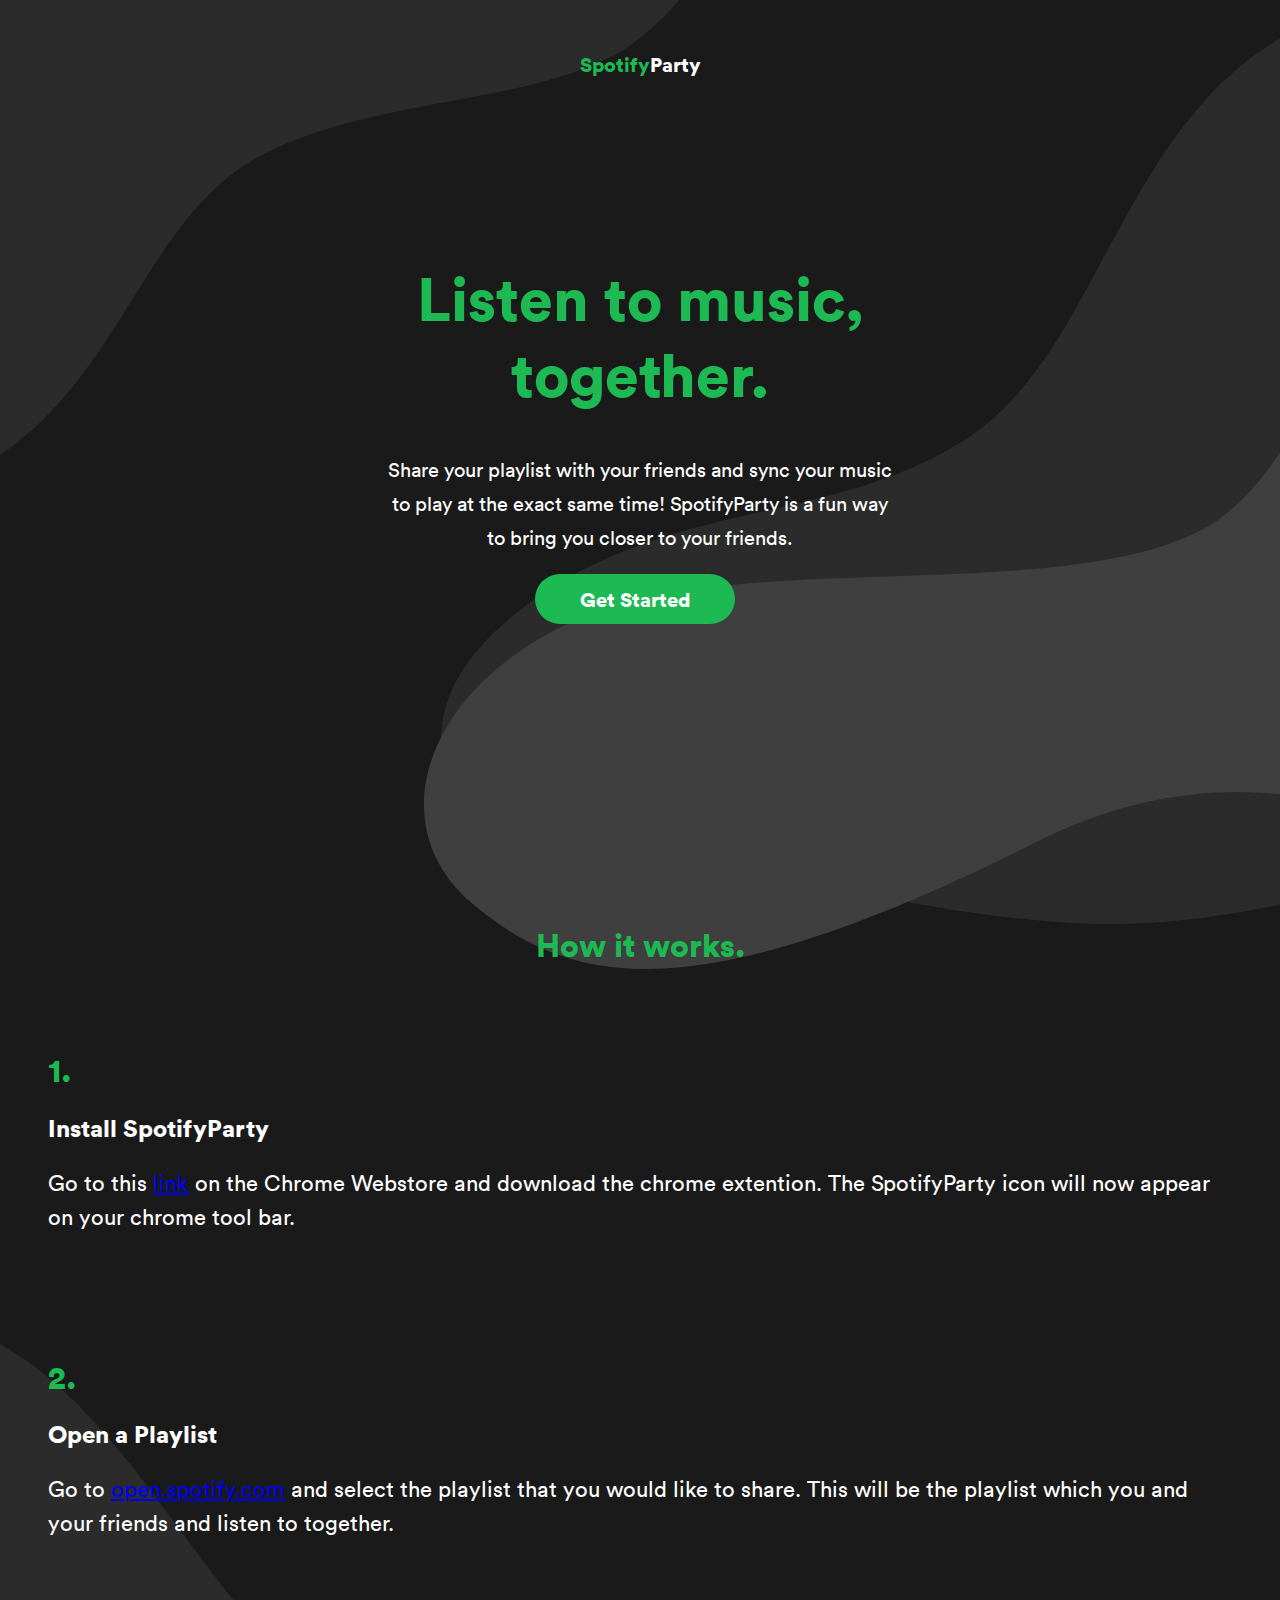
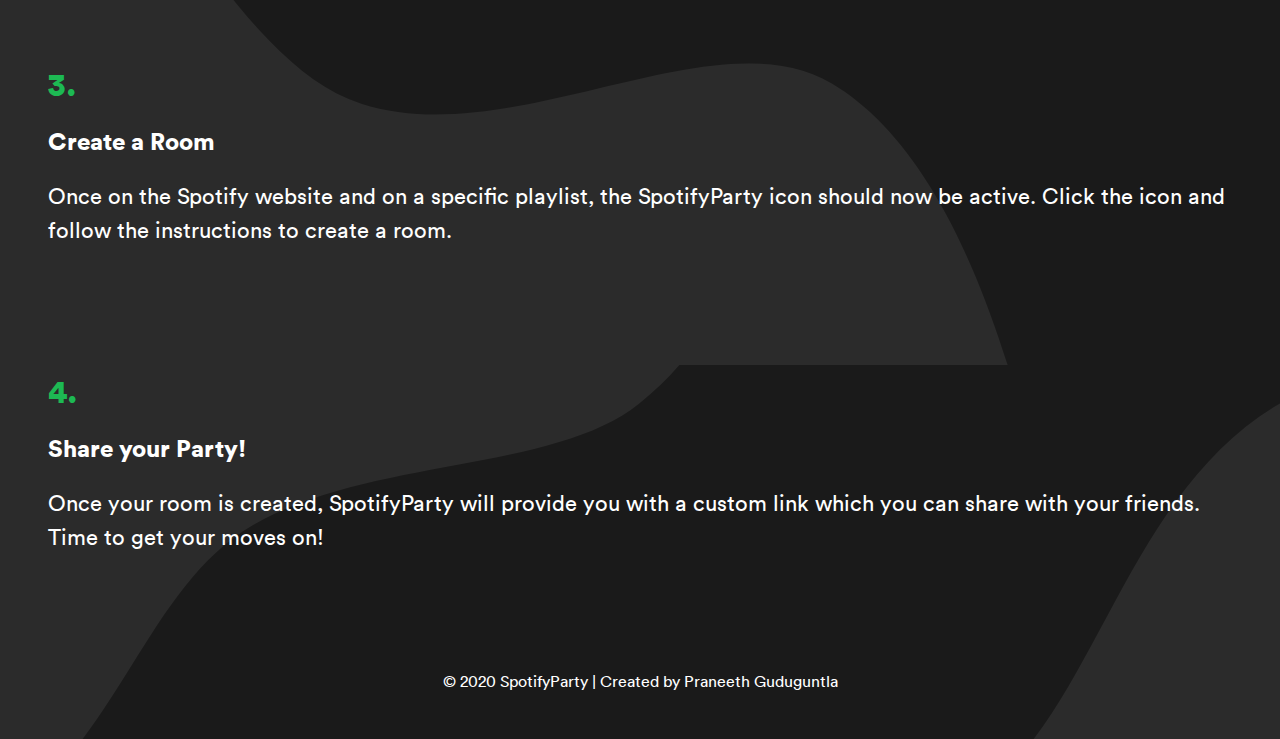
<file: index.html>
<!DOCTYPE html>
<html lang="en">

<head>
    <meta charset="UTF-8">
    <link rel="stylesheet" href="styles.css">

    <meta name="viewport" content="width=device-width, initial-scale=1.0">
    <title>SpotifyParty</title>
    <link rel="stylesheet" href="https://stackpath.bootstrapcdn.com/bootstrap/4.5.0/css/bootstrap.min.css"
        integrity="sha384-9aIt2nRpC12Uk9gS9baDl411NQApFmC26EwAOH8WgZl5MYYxFfc+NcPb1dKGj7Sk" crossorigin="anonymous">
    <!-- Global site tag (gtag.js) - Google Analytics -->
    <script async src="https://www.googletagmanager.com/gtag/js?id=UA-164629077-2"></script>
    <script>
        window.dataLayer = window.dataLayer || [];

        function gtag() {
            dataLayer.push(arguments);
        }
        gtag('js', new Date());

        gtag('config', 'UA-164629077-2');
    </script>
</head>

<body>

    <script src="index.js"></script>

    <div id="topBar">
        <p><span id="green-logo">Spotify</span>Party</p>
    </div>

    <div id="intro-container">
        <h1>
            Listen to music, together.
        </h1>
        <p>Share your playlist with your friends and sync your music to play at the exact same time! SpotifyParty is a
            fun way to bring you closer to your friends.</p>
        <button id="get-started-button">Get Started</button>
        <!-- <button id="support-us-button">Support Us</button> -->

    </div>

    <div id="middle">
        <div id="how-it-works">
            <h1>How it works.</h1>
        </div>

        <div class="container">
            <div class="row" style="">
                <div id="unit" class="col-md-6" style="">

                    <h1>1.</h1>
                    <h2>Install SpotifyParty</h2>
                    <p>Go to this <a
                            href="https://chrome.google.com/webstore/detail/spotify-party/lnmhonfihnlkllicdelebieiaheplfgk?authuser=0&hl=en"
                            target="_blank">link</a> on the Chrome Webstore and download the chrome extention. The
                        SpotifyParty icon will now appear on your chrome tool bar.</p>

                </div>
                <div id="unit" class="col-md-6" style="">
                    <h1>2.</h1>
                    <h2>Open a Playlist</h2>
                    <p>Go to <a href="https://open.spotify.com/" target="_blank">open.spotify.com</a> and select the
                        playlist that you would like to share. This will be the playlist which you and your friends and
                        listen to together.</p>

                </div>
            </div>
            <div class="row" style="">
                <div id="unit" class="col-md-6" style="">
                    <h1>3.</h1>
                    <h2>Create a Room</h2>
                    <p>Once on the Spotify website and on a specific playlist, the SpotifyParty icon should now be
                        active. Click the icon and follow the instructions to create a room.</p>

                </div>
                <div id="unit" class="col-md-6" style="">
                    <h1>4.</h1>
                    <h2>Share your Party!</h2>
                    <p>Once your room is created, SpotifyParty will provide you with a custom link which you can share
                        with your friends. Time to get your moves on!</p>


                </div>
            </div>
        </div>
    </div>

    <div id="footer">
        <p> &#169 2020 SpotifyParty | Created by Praneeth Guduguntla</p>
    </div>

</body>

</html>
</file>
<file: styles.css>
@font-face {
    font-family: "Circular-Black";
    src: url('./fonts/lineto-circular-black.ttf') format("truetype");
}

@font-face {
    font-family: "Circular-Book";
    src: url('./fonts/lineto-circular-pro-book.ttf') format("truetype");
}

h1 {
    font-family: "Circular-Black", Helvetica, Arial, serif;
    color: rgba(29, 185, 83, 1.0);
}

h2 {
    font-family: "Circular-Black", Helvetica, Arial, serif;
    color: white;
}

p {
    font-family: "Circular-Book", Helvetica, Arial, serif;
    color: white;
}

body {
    background-image: url(background.svg);
    overflow-y: scroll;
}

#topBar {
    width: 100%;
    height: 90px;
    margin-bottom: 150px;
}

#topBar p {
    font-family: "Circular-Black", Helvetica, Arial, serif;
    font-size: 20px;
    margin-left: auto;
    margin-right: auto;
    text-align: center;
    width: 100%;
    line-height: 90px;
}

#intro-container {
    width: 50%;
    margin-left: auto;
    margin-right: auto;
    text-align: center;
    margin-bottom: 300px;
}

#intro-container h1 {
    width: 100%;
    margin-left: auto;
    margin-right: auto;
    font-size: 60px;
}

#green-logo {
    color: rgba(29, 185, 83, 1.0);
}

#intro-container p {
    width: 80%;
    font-size: 20px;
    margin-left: auto;
    margin-right: auto;
    margin-top: 20px;
    line-height: 34px;
    margin-bottom: 20px;
}

#get-started-button {
    font-family: "Circular-Black", Helvetica, Arial, serif;
    color: white;
    background-color: rgba(29, 185, 83, 1.0);
    font-size: 20px;
    border: none;
    width: 200px;
    height: 50px;
    border-radius: 50px;
    margin-right: 10px;
    transition: all .4s ease-in-out;
}

#get-started-button:hover {
    transform: scale(1.1);
}

#support-us-button {
    font-family: "Circular-Black", Helvetica, Arial, serif;
    color: black;
    background-color: white;
    font-size: 20px;
    border: none;
    width: 200px;
    height: 50px;
    border-radius: 50px;
    margin-left: 10px;
    transition: all .4s ease-in-out;
}

#support-us-button:hover {
    transform: scale(1.1);
}

#how-it-works {
    width: 100%;
}

#how-it-works h1 {
    width: 50%;
    margin-left: auto;
    margin-right: auto;
    text-align: center;
}

.container {
    color: white;
}

#unit {
    padding: 40px;
}

#unit p {
    font-size: 22px;
    line-height: 34px;
}

#footer {
    height: 100px;
}

#footer p {
    line-height: 100px;
    color: white;
    text-align: center;
    margin-left: auto;
    margin-right: auto;
    width: 40%;
}

@media screen and (max-width: 800px) {
    #topBar {
        width: 100%;
        height: 90px;
        margin-bottom: 150px;
    }
    #topBar p {
        font-family: "Circular-Black", Helvetica, Arial, serif;
        font-size: 20px;
        margin-left: auto;
        margin-right: auto;
        text-align: center;
        width: 100%;
        line-height: 90px;
    }
    #intro-container {
        width: 80%;
        margin-left: auto;
        margin-right: auto;
        text-align: center;
        margin-bottom: 200px;
    }
    #intro-container h1 {
        width: 100%;
        margin-left: auto;
        margin-right: auto;
        font-size: 40px;
    }
    #green-logo {
        color: rgba(29, 185, 83, 1.0);
    }
    #intro-container p {
        width: 90%;
        font-size: 15px;
        margin-left: auto;
        margin-right: auto;
        margin-top: 20px;
        line-height: 34px;
        margin-bottom: 20px;
    }
    #get-started-button {
        font-family: "Circular-Black", Helvetica, Arial, serif;
        color: white;
        background-color: rgba(29, 185, 83, 1.0);
        font-size: 20px;
        border: none;
        width: 250px;
        height: 50px;
        margin-right: 0px;
        margin-bottom: 15px;
        border-radius: 50px;
        transition: all .4s ease-in-out;
    }
    #get-started-button:hover {
        transform: scale(1.1);
    }
    #support-us-button {
        font-family: "Circular-Black", Helvetica, Arial, serif;
        color: black;
        background-color: white;
        font-size: 20px;
        border: none;
        width: 250px;
        height: 50px;
        border-radius: 50px;
        transition: all .4s ease-in-out;
        margin-left: 0px;
    }
    #support-us-button:hover {
        transform: scale(1.1);
    }
    #how-it-works {
        width: 100%;
    }
    #how-it-works h1 {
        width: 80%;
        margin-left: auto;
        margin-right: auto;
        text-align: center;
    }
    .container {
        color: white;
    }
    #unit {
        padding: 40px;
    }
    #unit p {
        font-size: 22px;
        line-height: 34px;
    }
    #footer {
        height: 50px;
    }
    #footer p {
        font-size: 12px;
        line-height: 50px;
        color: white;
        text-align: center;
        margin-left: auto;
        margin-right: auto;
        width: 90%;
    }
}
</file>
